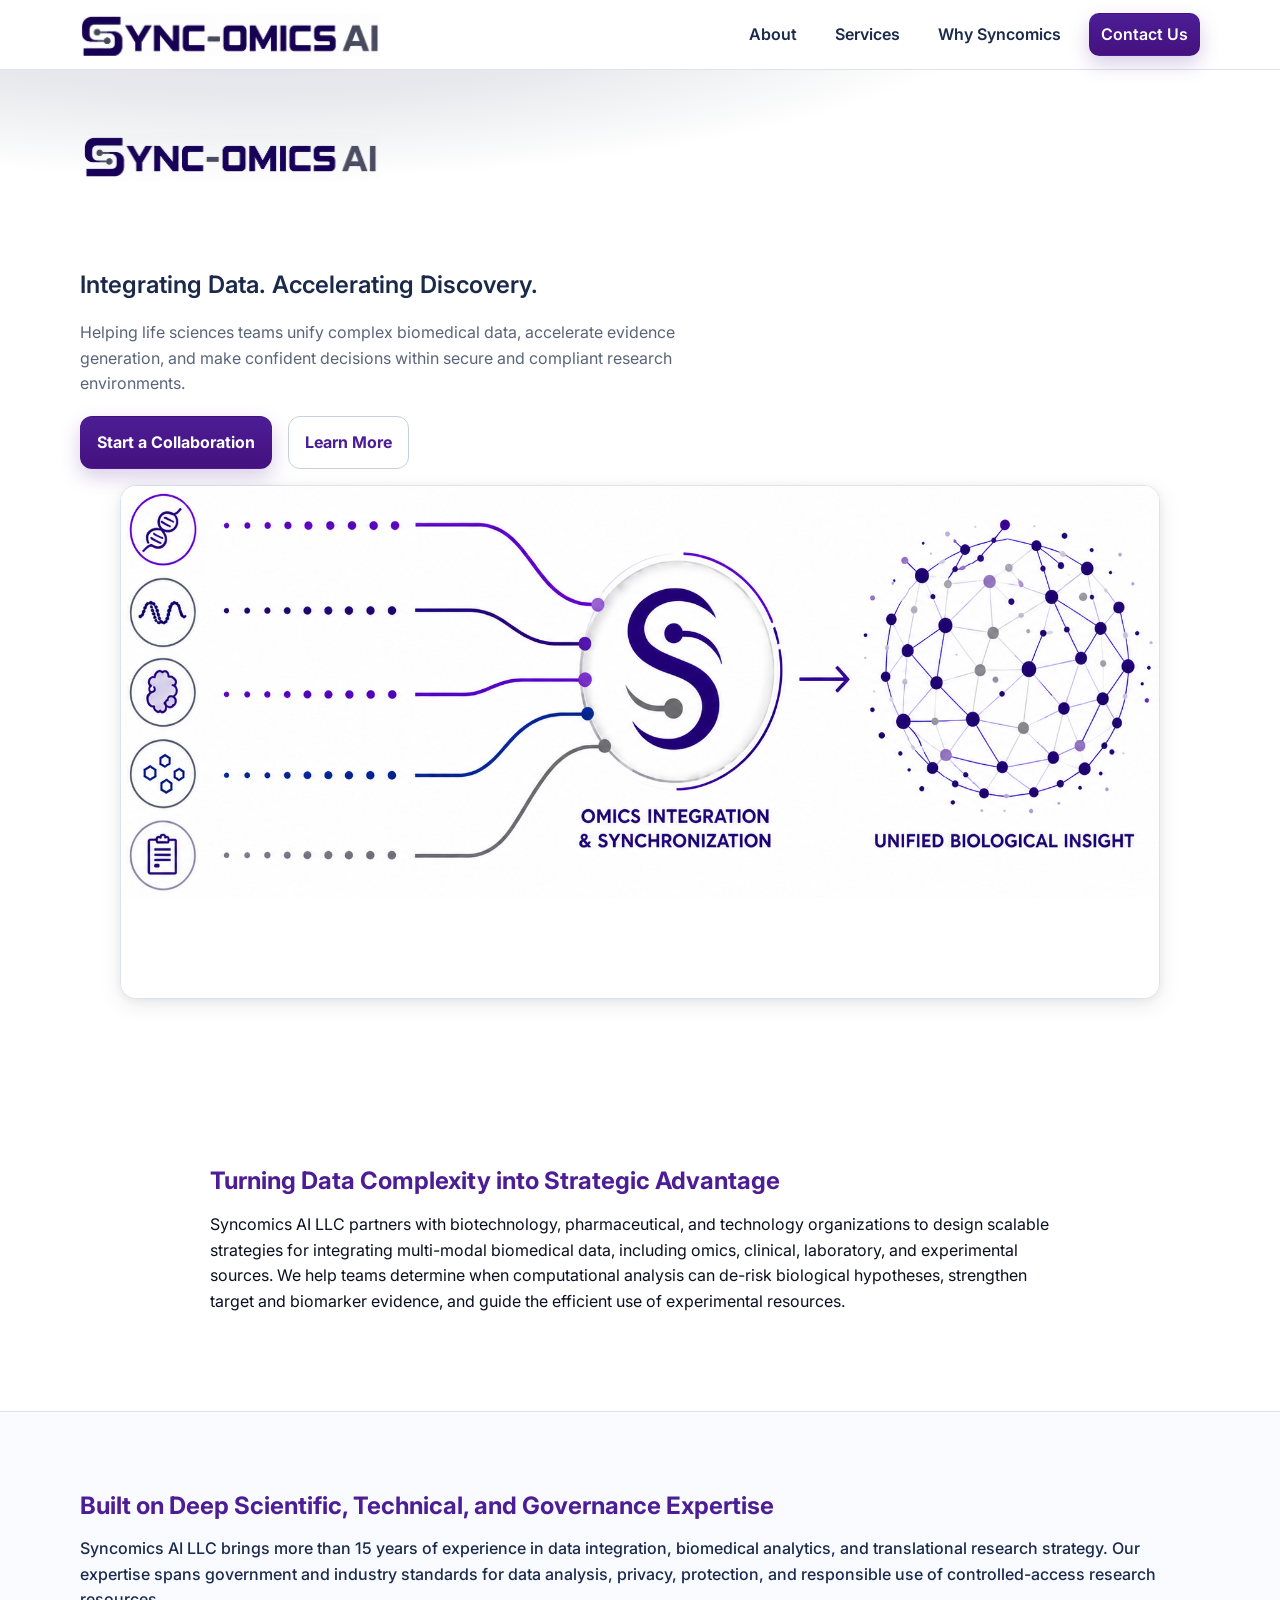
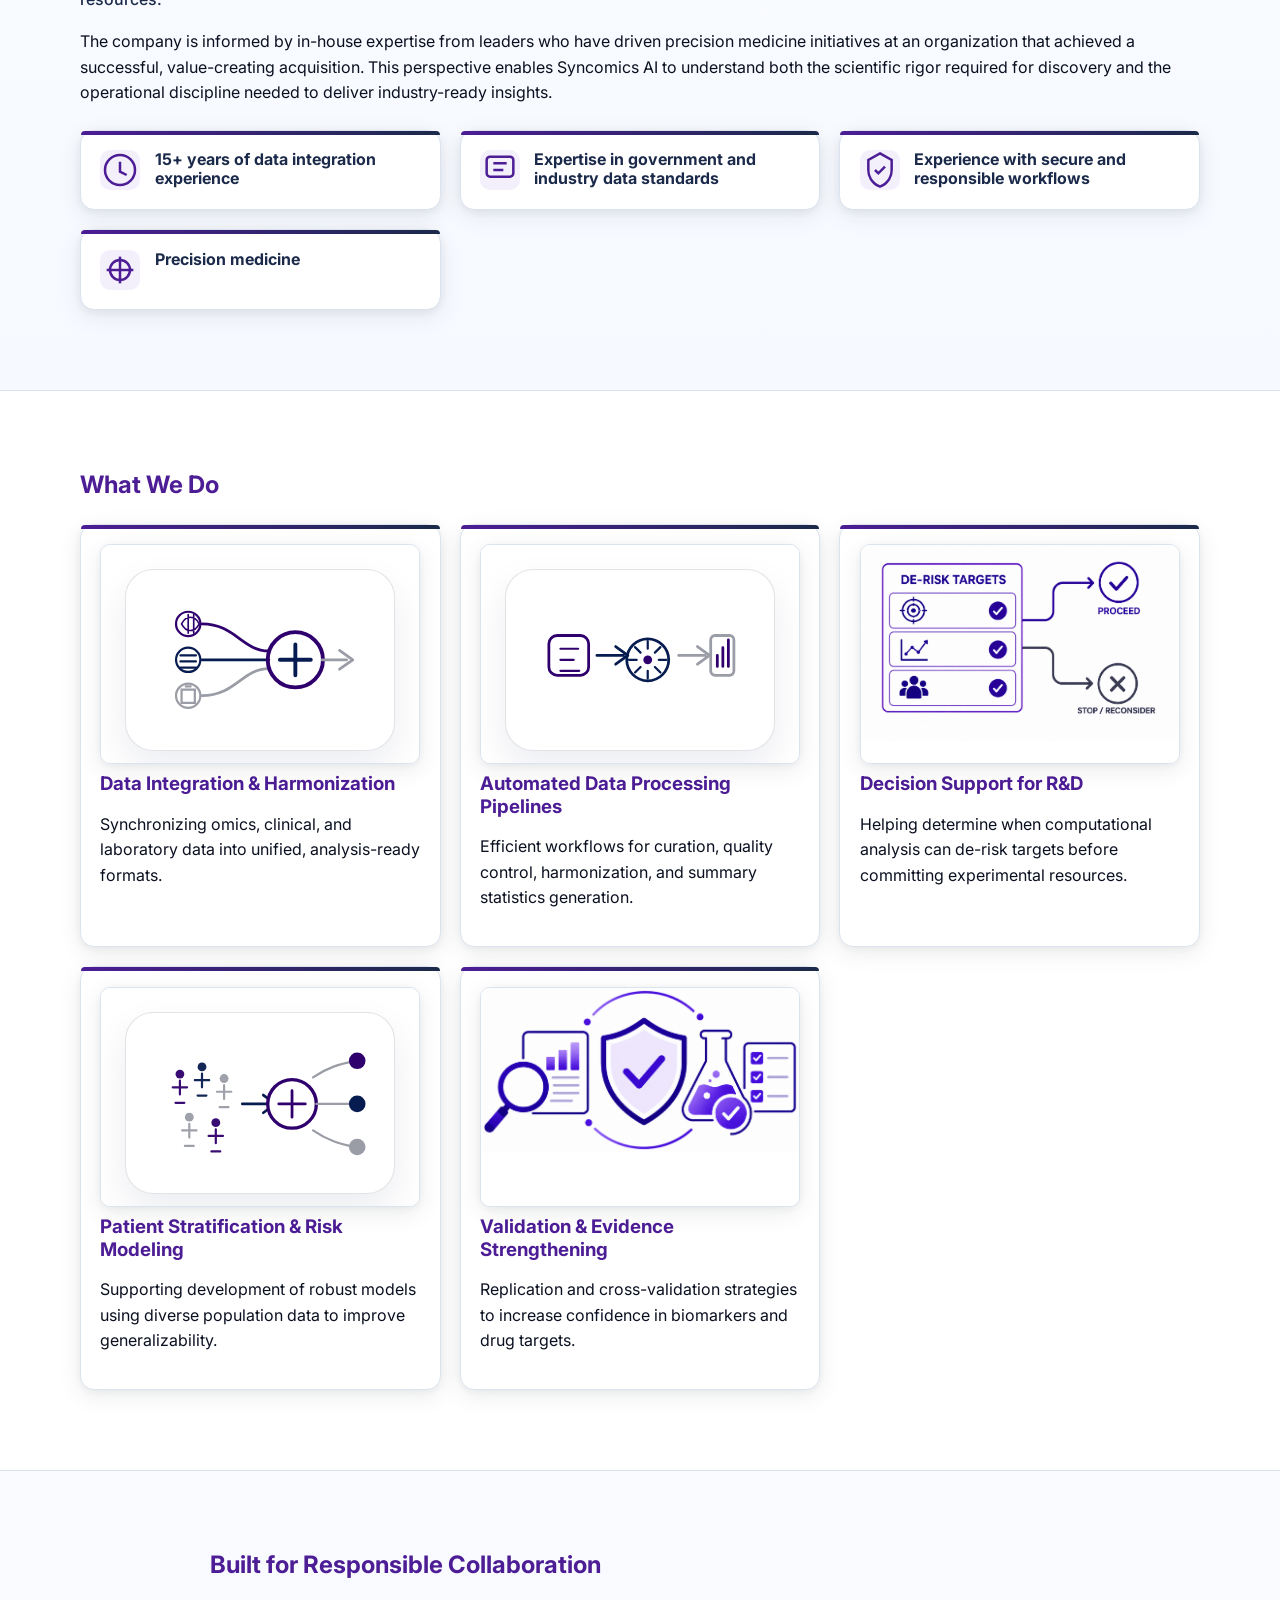
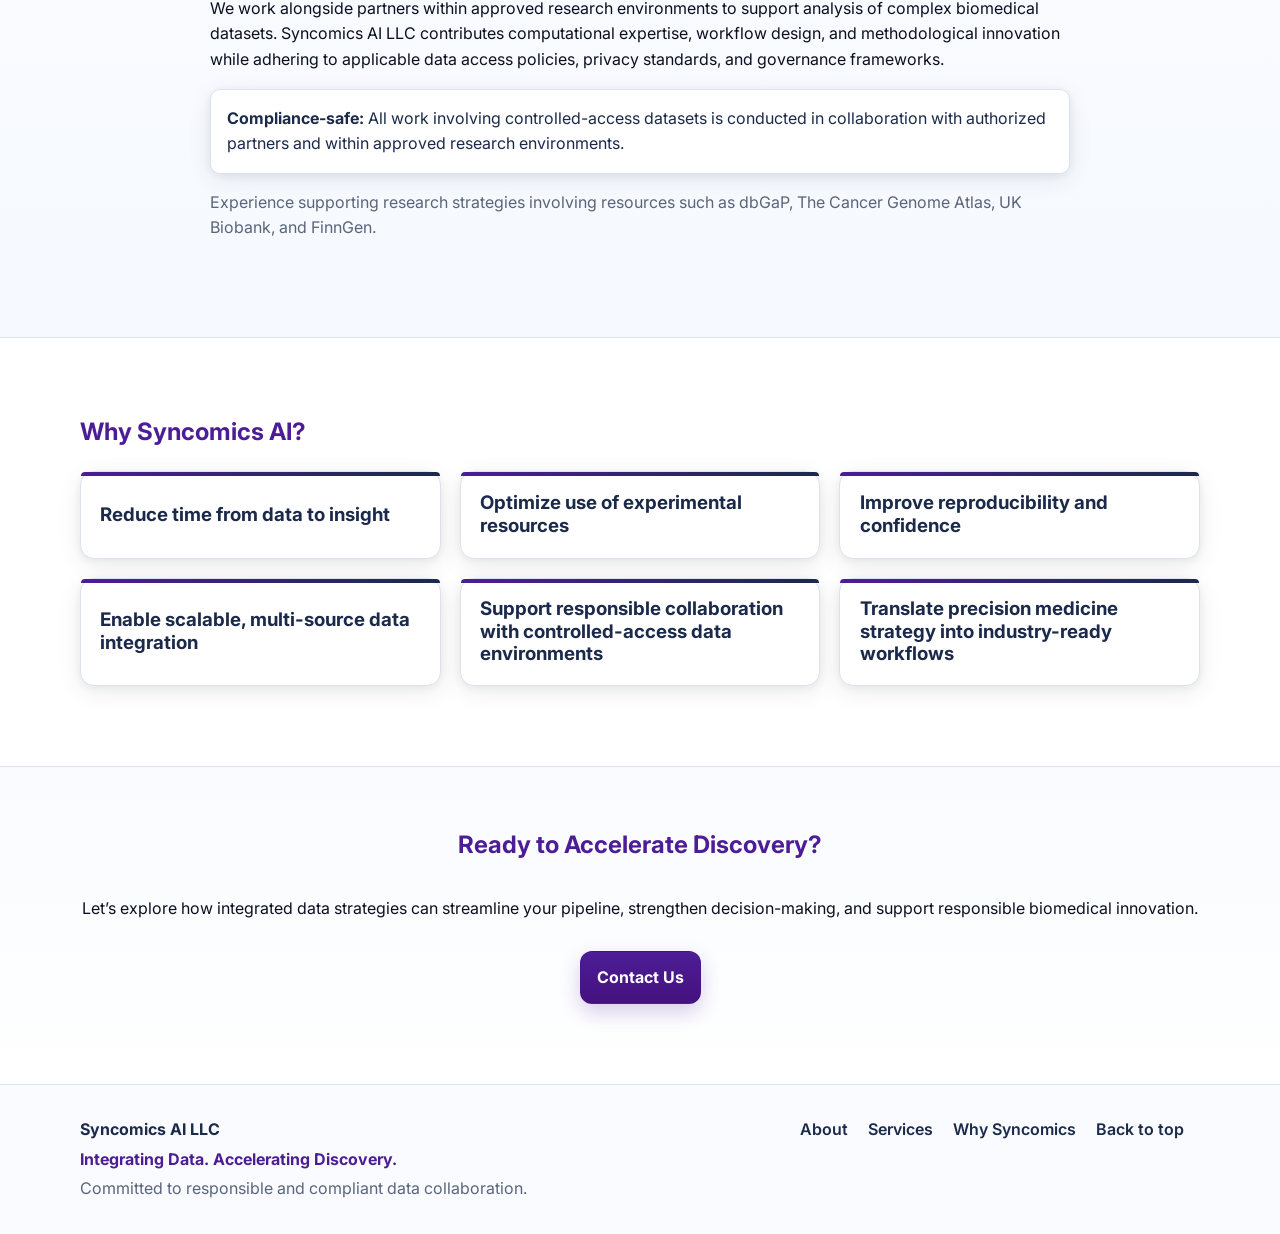
<file: index.html>
<!doctype html>
<html lang="en">
<head>
  <meta charset="utf-8" />
  <meta name="viewport" content="width=device-width, initial-scale=1" />
  <title>Syncomics AI LLC — Integrating Data. Accelerating Discovery.</title>
  <meta name="description" content="Syncomics AI LLC helps life sciences teams unify complex biomedical data, accelerate evidence generation, and make confident decisions within secure and compliant research environments." />
  <link rel="preconnect" href="https://fonts.googleapis.com">
  <link rel="preconnect" href="https://fonts.gstatic.com" crossorigin>
  <link href="https://fonts.googleapis.com/css2?family=Inter:wght@300;400;500;600;700&display=swap" rel="stylesheet">
  <link rel="stylesheet" href="styles.css" />
  <link rel="icon" href="assets/brand-logo.png" type="image/png" />
  <link rel="icon" href="assets/logo.svg" type="image/svg+xml" />
</head>
<body>
  <header class="site-header" aria-label="Site header">
    <div class="container header-inner">
      <a class="brand" href="#hero" aria-label="Syncomics AI LLC home">
        <span class="brand-embed">
          <object class="logo-embed header" type="text/html" data="assets/syncomics_logo_cropped_embed.html" aria-label="Company logo"></object>
        </span>
      </a>
      <nav class="site-nav" aria-label="Primary">
        <a href="#about">About</a>
        <a href="#services">Services</a>
        <a href="#why">Why Syncomics</a>
        <a class="btn btn-primary btn-sm" href="mailto:candace.middlebrooks@syncomics.com" aria-label="Contact Syncomics AI via email">Contact Us</a>
      </nav>
    </div>
  </header>

  <main id="main-content">
    <!-- Hero -->
    <section id="hero" class="section hero" aria-labelledby="hero-heading">
      <div class="container hero-inner">
        <div class="hero-copy">
          <h1 id="hero-heading" class="display logo-heading">
            <object class="logo-embed hero" type="text/html" data="assets/syncomics_logo_no_whitespace_embed.html" aria-label="Company logo"></object>
          </h1>
          <p class="tagline">Integrating Data. Accelerating Discovery.</p>
          <p class="subheading">Helping life sciences teams unify complex biomedical data, accelerate evidence generation, and make confident decisions within secure and compliant research environments.</p>
          <div class="cta-group">
            <a class="btn btn-primary" href="mailto:candace.middlebrooks@syncomics.com" aria-label="Start a collaboration via email">Start a Collaboration</a>
            <a class="btn btn-ghost" href="#about">Learn More</a>
          </div>
          <figure class="media-frame hero-figure" aria-label="omics integration and unified insight">
            <object class="integration-object" type="text/html" data="assets/syncomics_omics_integration_no_whitespace_embed.html" aria-label="Omics integration visual"></object>
          </figure>
        </div>
      </div>
      <div class="hero-glow" aria-hidden="true"></div>
    </section>

    <!-- About / Value -->
    <section id="about" class="section section-padded" aria-labelledby="about-heading">
      <div class="container narrow">
        <h2 id="about-heading">Turning Data Complexity into Strategic Advantage</h2>
        <p>
          Syncomics AI LLC partners with biotechnology, pharmaceutical, and technology organizations to design scalable strategies for integrating multi-modal biomedical data, including omics, clinical, laboratory, and experimental sources. We help teams determine when computational analysis can de-risk biological hypotheses, strengthen target and biomarker evidence, and guide the efficient use of experimental resources.
        </p>
      </div>
    </section>


    <!-- Expertise -->
    <section id="expertise" class="section section-muted" aria-labelledby="expertise-heading">
      <div class="container">
        <h2 id="expertise-heading">Built on Deep Scientific, Technical, and Governance Expertise</h2>
        <p class="lead">
          Syncomics AI LLC brings more than 15 years of experience in data integration, biomedical analytics, and translational research strategy. Our expertise spans government and industry standards for data analysis, privacy, protection, and responsible use of controlled-access research resources.
        </p>
        <p>
          The company is informed by in-house expertise from leaders who have driven precision medicine initiatives at an organization that achieved a successful, value-creating acquisition. This perspective enables Syncomics AI to understand both the scientific rigor required for discovery and the operational discipline needed to deliver industry-ready insights.
        </p>
        <div class="card-grid features">
          <article class="card feature">
            <div class="icon" aria-hidden="true"><!-- clock/network icon -->
              <svg viewBox="0 0 24 24" fill="none" stroke="currentColor" stroke-width="1.5" aria-hidden="true"><circle cx="12" cy="12" r="9"/><path d="M12 7v6l4 2"/></svg>
            </div>
            <h3>15+ years of data integration experience</h3>
          </article>
          <article class="card feature">
            <div class="icon" aria-hidden="true">
              <svg viewBox="0 0 24 24" fill="none" stroke="currentColor" stroke-width="1.5" aria-hidden="true"><rect x="4" y="4" width="16" height="12" rx="2"/><path d="M8 8h8M8 12h6"/></svg>
            </div>
            <h3>Expertise in government and industry data standards</h3>
          </article>
          <article class="card feature">
            <div class="icon" aria-hidden="true">
              <svg viewBox="0 0 24 24" fill="none" stroke="currentColor" stroke-width="1.5" aria-hidden="true"><path d="M12 2l7 4v6c0 5-3.5 9-7 10-3.5-1-7-5-7-10V6l7-4z"/><path d="M9 12l2 2 4-4"/></svg>
            </div>
            <h3>Experience with secure and responsible workflows</h3>
          </article>
          <article class="card feature">
            <div class="icon" aria-hidden="true">
              <svg viewBox="0 0 24 24" fill="none" stroke="currentColor" stroke-width="1.5" aria-hidden="true"><path d="M4 12h16"/><path d="M12 4v16"/><circle cx="12" cy="12" r="6"/></svg>
            </div>
            <h3>Precision medicine</h3>
          </article>
        </div>
      </div>
    </section>

    <!-- Services -->
    <section id="services" class="section section-padded" aria-labelledby="services-heading">
      <div class="container">
        <h2 id="services-heading">What We Do</h2>
        <div class="card-grid services">
          <article class="card service">
            <object class="service-embed" type="text/html" data="assets/01_data_integration_harmonization.html" aria-label="Network nodes combining into unified dataset"></object>
            <h3>Data Integration &amp; Harmonization</h3>
            <p>Synchronizing omics, clinical, and laboratory data into unified, analysis-ready formats.</p>
          </article>
          <article class="card service">
            <object class="service-embed" type="text/html" data="assets/02_automated_processing_pipelines.html" aria-label="Automated pipeline blocks connected by flows"></object>
            <h3>Automated Data Processing Pipelines</h3>
            <p>Efficient workflows for curation, quality control, harmonization, and summary statistics generation.</p>
          </article>
          <article class="card service">
            <object class="service-embed" type="text/html" data="assets/syncomics_derisk_targets_embed.html" aria-label="Decision tree linking analyses to outcomes"></object>
            <h3>Decision Support for R&amp;D</h3>
            <p>Helping determine when computational analysis can de-risk targets before committing experimental resources.</p>
          </article>
          <article class="card service">
            <object class="service-embed" type="text/html" data="assets/04_patient_stratification_risk_modeling.html" aria-label="Cohorts segmented into clusters"></object>
            <h3>Patient Stratification &amp; Risk Modeling</h3>
            <p>Supporting development of robust models using diverse population data to improve generalizability.</p>
          </article>
          <article class="card service">
            <object class="service-embed" type="text/html" data="assets/syncomics_validation_evidence_embed.html" aria-label="Validation checkmark over chart"></object>
            <h3>Validation &amp; Evidence Strengthening</h3>
            <p>Replication and cross-validation strategies to increase confidence in biomarkers and drug targets.</p>
          </article>
        </div>
      </div>
    </section>

    <!-- Responsible Collaboration -->
    <section id="collaboration" class="section section-muted" aria-labelledby="collab-heading">
      <div class="container narrow">
        <h2 id="collab-heading">Built for Responsible Collaboration</h2>
        <p>
          We work alongside partners within approved research environments to support analysis of complex biomedical datasets. Syncomics AI LLC contributes computational expertise, workflow design, and methodological innovation while adhering to applicable data access policies, privacy standards, and governance frameworks.
        </p>
        <aside class="note" role="note" aria-label="Compliance note">
          <strong>Compliance-safe:</strong> All work involving controlled-access datasets is conducted in collaboration with authorized partners and within approved research environments.
        </aside>
        <p class="muted">Experience supporting research strategies involving resources such as dbGaP, The Cancer Genome Atlas, UK Biobank, and FinnGen.</p>
      </div>
    </section>

    <!-- Why Syncomics -->
    <section id="why" class="section section-padded" aria-labelledby="why-heading">
      <div class="container">
        <h2 id="why-heading">Why Syncomics AI?</h2>
        <div class="card-grid why">
          <article class="card point"><h3>Reduce time from data to insight</h3></article>
          <article class="card point"><h3>Optimize use of experimental resources</h3></article>
          <article class="card point"><h3>Improve reproducibility and confidence</h3></article>
          <article class="card point"><h3>Enable scalable, multi-source data integration</h3></article>
          <article class="card point"><h3>Support responsible collaboration with controlled-access data environments</h3></article>
          <article class="card point"><h3>Translate precision medicine strategy into industry-ready workflows</h3></article>
        </div>
      </div>
    </section>

    <!-- Final CTA -->
    <section id="cta" class="section cta" aria-labelledby="cta-heading">
      <div class="container cta-inner">
        <h2 id="cta-heading">Ready to Accelerate Discovery?</h2>
        <p>Let’s explore how integrated data strategies can streamline your pipeline, strengthen decision-making, and support responsible biomedical innovation.</p>
        <a class="btn btn-primary" href="mailto:candace.middlebrooks@syncomics.com" aria-label="Contact Syncomics AI via email">Contact Us</a>
      </div>
    </section>
  </main>

  <footer class="site-footer" aria-label="Footer">
    <div class="container footer-inner">
      <div class="footer-brand">
        <strong>Syncomics AI LLC</strong>
        <span class="footline">Integrating Data. Accelerating Discovery.</span>
        <span class="footnote">Committed to responsible and compliant data collaboration.</span>
      </div>
      <div class="footer-nav">
        <a href="#about">About</a>
        <a href="#services">Services</a>
        <a href="#why">Why Syncomics</a>
        <a href="#hero">Back to top</a>
      </div>
    </div>
  </footer>

  <script>
    // Enhance reduced-motion preference by disabling smooth scroll if requested
    (function(){
      const prefersReduced = window.matchMedia('(prefers-reduced-motion: reduce)');
      if (prefersReduced.matches) {
        document.documentElement.style.scrollBehavior = 'auto';
      }
    })();

    // Using only embedded logo iframes; no fallbacks to toggle
    // Detect when the omics integration object loads and hide the image fallback
    (function(){
      const obj = document.querySelector('.integration-object');
      if(!obj) return;
      try{ obj.addEventListener('load', function(){
        try{
          const doc = obj.contentDocument || obj.contentWindow?.document;
          const h = doc?.body?.scrollHeight || 0;
          if(h > 40){ document.documentElement.classList.add('integration-object-loaded'); }
        }catch(e){}
      }, { once:true }); }catch(e){}
    })();
  </script>
</body>
</html>
</file>
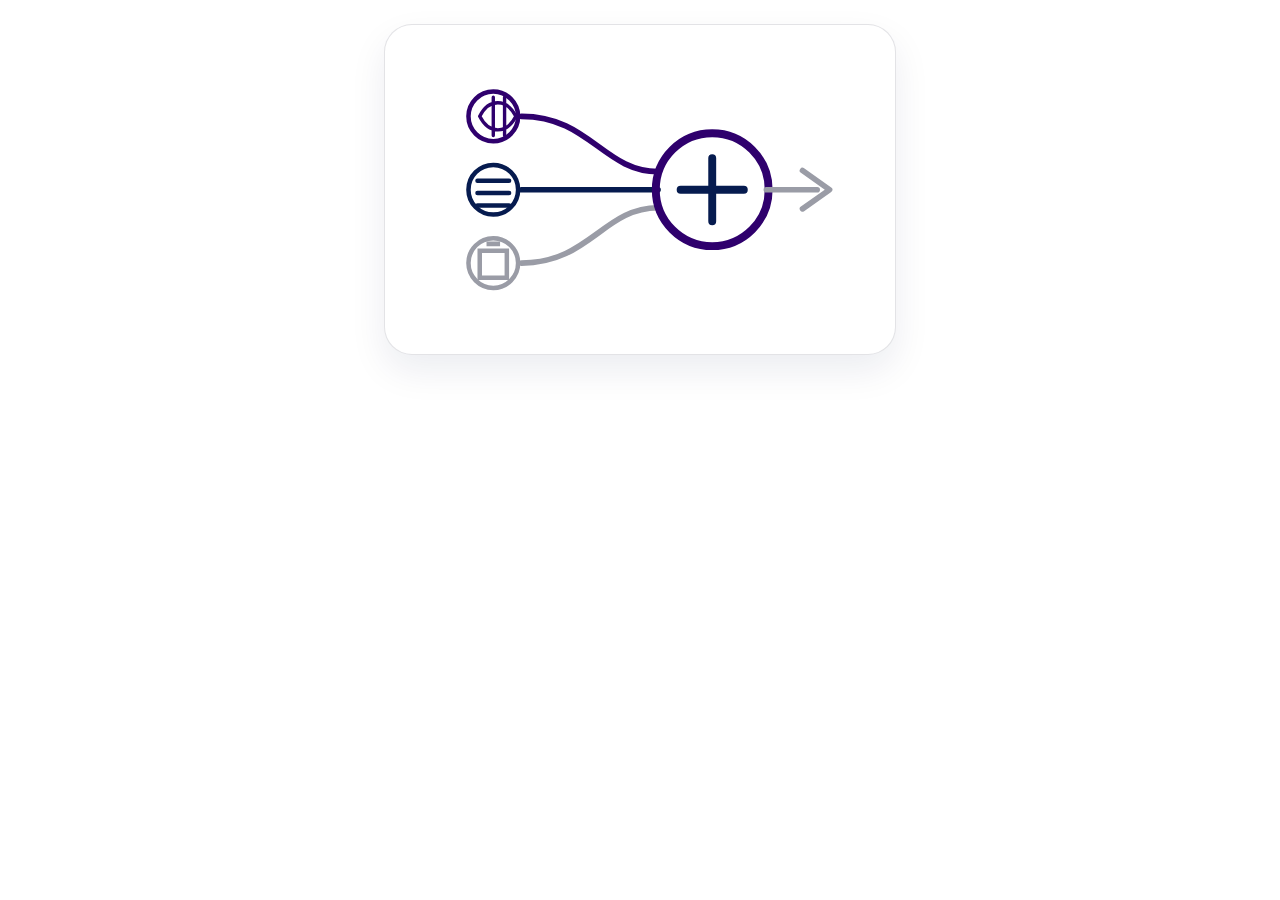
<file: assets/01_data_integration_harmonization.html>
<!DOCTYPE html>
<html lang="en">
<head>
<meta charset="UTF-8"/>
<meta name="viewport" content="width=device-width, initial-scale=1.0"/>
<title>01 Data Integration Harmonization</title>
<style>
:root{--purple:#2F006D;--navy:#061B4F;--silver:#9A9CA6;--pale:#F5F2FA;--white:#fff}
*{box-sizing:border-box}
html,body{margin:0;background:#fff}
.visual-wrap{width:100%;max-width:560px;margin:0 auto;padding:24px;background:#fff}
.visual-card{background:#fff;border:1px solid rgba(154,156,166,.28);border-radius:28px;box-shadow:0 16px 36px rgba(6,27,79,.08);padding:18px}
svg{display:block;width:100%;height:auto}
</style>
</head>
<body>
  <section class="visual-wrap" aria-label="01 Data Integration Harmonization">
    <div class="visual-card">
      
<svg viewBox="0 0 420 260" aria-label="Data integration and harmonization visual">
  <rect width="420" height="260" rx="28" fill="#fff"/>
  <circle cx="80" cy="65" r="22" fill="none" stroke="#2F006D" stroke-width="4"/>
  <circle cx="80" cy="130" r="22" fill="none" stroke="#061B4F" stroke-width="4"/>
  <circle cx="80" cy="195" r="22" fill="none" stroke="#9A9CA6" stroke-width="4"/>
  <path d="M68 65c8-16 24-16 32 0M68 65c8 16 24 16 32 0M80 48v34M90 48v34" fill="none" stroke="#2F006D" stroke-width="3" stroke-linecap="round"/>
  <path d="M66 122h28M66 133h28M66 144h28" stroke="#061B4F" stroke-width="4" stroke-linecap="round"/>
  <path d="M68 184h24v24H68zM74 178h12" fill="none" stroke="#9A9CA6" stroke-width="4"/>
  <path d="M105 65C165 65 178 114 226 114" fill="none" stroke-linecap="round" stroke-width="5" stroke="#2F006D"/>
  <path d="M105 130H226" stroke="#061B4F" stroke-width="5" stroke-linecap="round"/>
  <path d="M105 195C165 195 178 146 226 146" stroke="#9A9CA6" stroke-width="5" fill="none" stroke-linecap="round"/>
  <circle cx="274" cy="130" r="50" fill="none" stroke="#2F006D" stroke-width="7"/>
  <path d="M246 130h56M274 102v56" stroke="#061B4F" stroke-width="7" stroke-linecap="round"/>
  <path d="M322 130h45M354 113l24 17-24 17" fill="none" stroke="#9A9CA6" stroke-width="5" stroke-linecap="round" stroke-linejoin="round"/>
</svg>

    </div>
  </section>
</body>
</html>
</file>
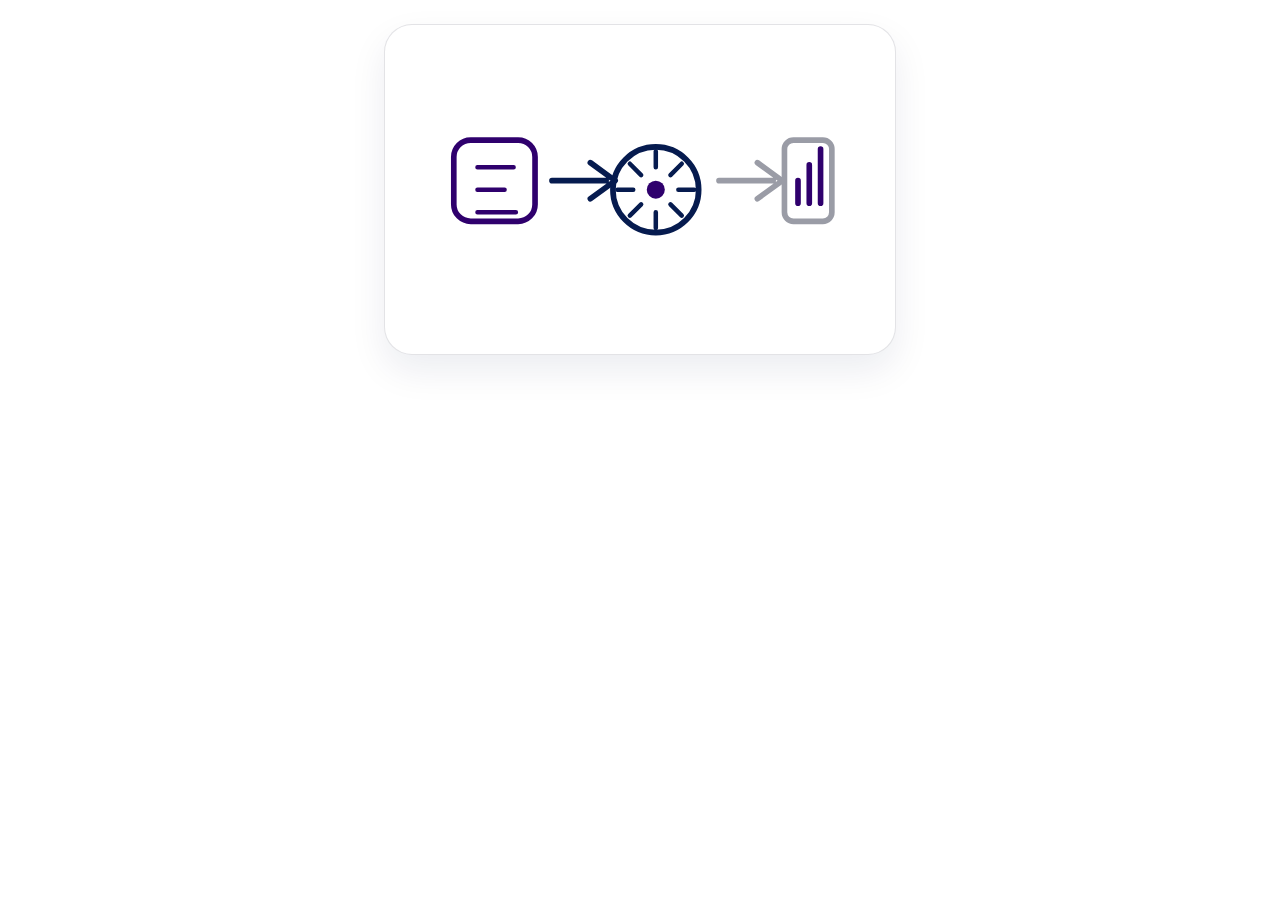
<file: assets/02_automated_processing_pipelines.html>
<!DOCTYPE html>
<html lang="en">
<head>
<meta charset="UTF-8"/>
<meta name="viewport" content="width=device-width, initial-scale=1.0"/>
<title>02 Automated Processing Pipelines</title>
<style>
:root{--purple:#2F006D;--navy:#061B4F;--silver:#9A9CA6;--pale:#F5F2FA;--white:#fff}
*{box-sizing:border-box}
html,body{margin:0;background:#fff}
.visual-wrap{width:100%;max-width:560px;margin:0 auto;padding:24px;background:#fff}
.visual-card{background:#fff;border:1px solid rgba(154,156,166,.28);border-radius:28px;box-shadow:0 16px 36px rgba(6,27,79,.08);padding:18px}
svg{display:block;width:100%;height:auto}
</style>
</head>
<body>
  <section class="visual-wrap" aria-label="02 Automated Processing Pipelines">
    <div class="visual-card">
      
<svg viewBox="0 0 420 260" aria-label="Automated data processing pipelines visual">
  <rect width="420" height="260" rx="28" fill="#fff"/>
  <rect x="45" y="86" width="72" height="72" rx="15" fill="none" stroke="#2F006D" stroke-width="5"/>
  <path d="M66 110h32M66 130h24M66 150h34" stroke="#2F006D" stroke-width="4" stroke-linecap="round"/>
  <path d="M132 122h48M166 106l22 16-22 16" fill="none" stroke="#061B4F" stroke-width="5" stroke-linecap="round" stroke-linejoin="round"/>
  <circle cx="224" cy="130" r="38" fill="none" stroke="#061B4F" stroke-width="5"/>
  <path d="M224 96v14M224 150v14M190 130h14M244 130h14M201 107l10 10M237 143l10 10M247 107l-10 10M211 143l-10 10" stroke="#061B4F" stroke-width="4" stroke-linecap="round"/>
  <circle cx="224" cy="130" r="8" fill="#2F006D"/>
  <path d="M280 122h48M314 106l22 16-22 16" fill="none" stroke="#9A9CA6" stroke-width="5" stroke-linecap="round" stroke-linejoin="round"/>
  <rect x="338" y="86" width="42" height="72" rx="8" fill="none" stroke="#9A9CA6" stroke-width="5"/>
  <path d="M350 142v-20M360 142v-34M370 142v-48" stroke="#2F006D" stroke-width="5" stroke-linecap="round"/>
</svg>

    </div>
  </section>
</body>
</html>
</file>
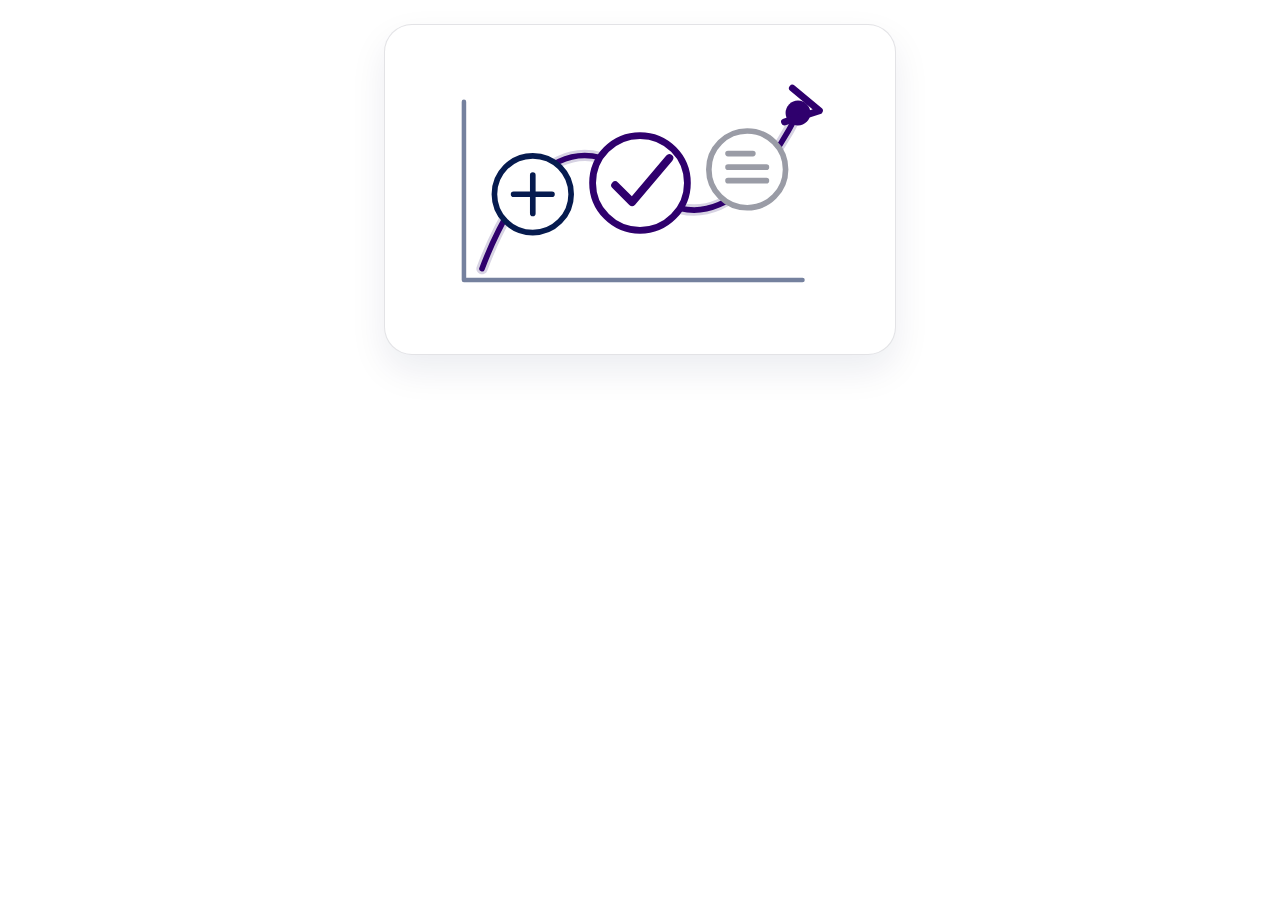
<file: assets/03_decision_support_rd.html>
<!DOCTYPE html>
<html lang="en">
<head>
<meta charset="UTF-8"/>
<meta name="viewport" content="width=device-width, initial-scale=1.0"/>
<title>03 Decision Support Rd</title>
<style>
:root{--purple:#2F006D;--navy:#061B4F;--silver:#9A9CA6;--pale:#F5F2FA;--white:#fff}
*{box-sizing:border-box}
html,body{margin:0;background:#fff}
.visual-wrap{width:100%;max-width:560px;margin:0 auto;padding:24px;background:#fff}
.visual-card{background:#fff;border:1px solid rgba(154,156,166,.28);border-radius:28px;box-shadow:0 16px 36px rgba(6,27,79,.08);padding:18px}
svg{display:block;width:100%;height:auto}
</style>
</head>
<body>
  <section class="visual-wrap" aria-label="03 Decision Support Rd">
    <div class="visual-card">
      
<svg viewBox="0 0 420 260" aria-label="Decision support for R and D visual">
  <rect width="420" height="260" rx="28" fill="#fff"/>
  <path d="M70 200C110 94 165 78 210 124C255 170 305 150 350 62" fill="none" stroke="#D7D3E3" stroke-width="10" stroke-linecap="round"/>
  <path d="M70 200C110 94 165 78 210 124C255 170 305 150 350 62" fill="none" stroke="#2F006D" stroke-width="5" stroke-linecap="round"/>
  <circle cx="115" cy="134" r="34" fill="#fff" stroke="#061B4F" stroke-width="5"/>
  <path d="M98 134h34M115 117v34" stroke="#061B4F" stroke-width="5" stroke-linecap="round"/>
  <circle cx="210" cy="124" r="42" fill="#fff" stroke="#2F006D" stroke-width="6"/>
  <path d="M188 126l15 15 33-39" fill="none" stroke="#2F006D" stroke-width="7" stroke-linecap="round" stroke-linejoin="round"/>
  <circle cx="305" cy="112" r="34" fill="#fff" stroke="#9A9CA6" stroke-width="5"/>
  <path d="M288 122h34M288 110h34M288 98h22" stroke="#9A9CA6" stroke-width="5" stroke-linecap="round"/>
  <circle cx="350" cy="62" r="11" fill="#2F006D"/>
  <path d="M345 40l24 20-31 10" fill="none" stroke="#2F006D" stroke-width="6" stroke-linecap="round" stroke-linejoin="round"/>
  <path d="M54 210h300M54 210V52" stroke="#061B4F" stroke-width="4" stroke-linecap="round" opacity=".55"/>
</svg>

    </div>
  </section>
</body>
</html>
</file>
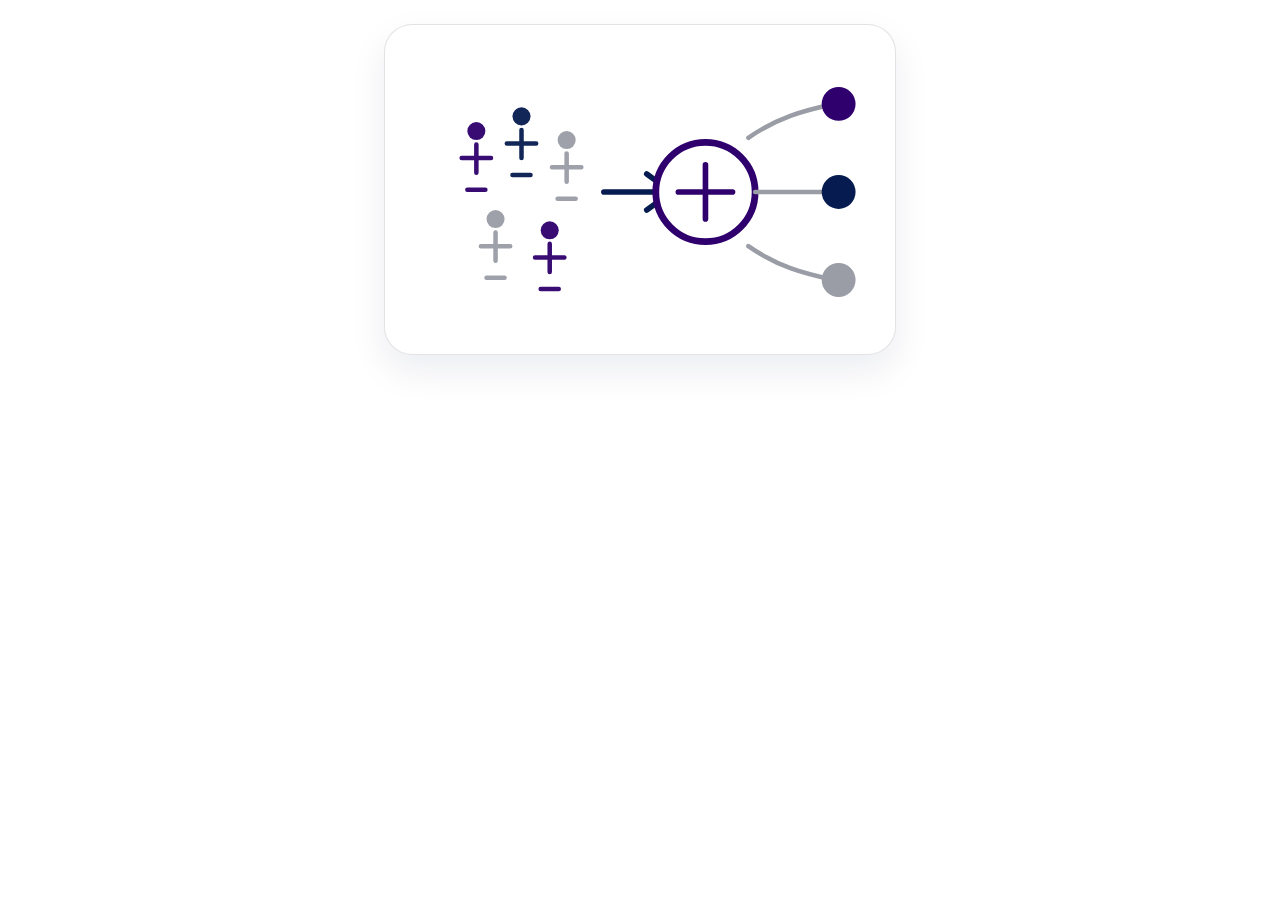
<file: assets/04_patient_stratification_risk_modeling.html>
<!DOCTYPE html>
<html lang="en">
<head>
<meta charset="UTF-8"/>
<meta name="viewport" content="width=device-width, initial-scale=1.0"/>
<title>04 Patient Stratification Risk Modeling</title>
<style>
:root{--purple:#2F006D;--navy:#061B4F;--silver:#9A9CA6;--pale:#F5F2FA;--white:#fff}
*{box-sizing:border-box}
html,body{margin:0;background:#fff}
.visual-wrap{width:100%;max-width:560px;margin:0 auto;padding:24px;background:#fff}
.visual-card{background:#fff;border:1px solid rgba(154,156,166,.28);border-radius:28px;box-shadow:0 16px 36px rgba(6,27,79,.08);padding:18px}
svg{display:block;width:100%;height:auto}
</style>
</head>
<body>
  <section class="visual-wrap" aria-label="04 Patient Stratification Risk Modeling">
    <div class="visual-card">
      
<svg viewBox="0 0 420 260" aria-label="Patient stratification and risk modeling visual">
  <rect width="420" height="260" rx="28" fill="#fff"/>
  <g opacity=".95">
    <circle cx="65" cy="78" r="8" fill="#2F006D"/><path d="M65 90v25M52 102h26M57 130h16" stroke="#2F006D" stroke-width="4" stroke-linecap="round"/>
    <circle cx="105" cy="65" r="8" fill="#061B4F"/><path d="M105 77v25M92 89h26M97 117h16" stroke="#061B4F" stroke-width="4" stroke-linecap="round"/>
    <circle cx="145" cy="86" r="8" fill="#9A9CA6"/><path d="M145 98v25M132 110h26M137 138h16" stroke="#9A9CA6" stroke-width="4" stroke-linecap="round"/>
    <circle cx="82" cy="156" r="8" fill="#9A9CA6"/><path d="M82 168v25M69 180h26M74 208h16" stroke="#9A9CA6" stroke-width="4" stroke-linecap="round"/>
    <circle cx="130" cy="166" r="8" fill="#2F006D"/><path d="M130 178v25M117 190h26M122 218h16" stroke="#2F006D" stroke-width="4" stroke-linecap="round"/>
  </g>
  <path d="M178 132h50" stroke="#061B4F" stroke-width="5" stroke-linecap="round"/>
  <path d="M216 116l22 16-22 16" fill="none" stroke="#061B4F" stroke-width="5" stroke-linecap="round" stroke-linejoin="round"/>
  <circle cx="268" cy="132" r="44" fill="#fff" stroke="#2F006D" stroke-width="6"/>
  <path d="M244 132h48M268 108v48" stroke="#2F006D" stroke-width="5" stroke-linecap="round"/>
  <path d="M306 84C332 66 354 60 382 54M312 132h72M306 180C332 198 354 204 382 210" fill="none" stroke="#9A9CA6" stroke-width="4" stroke-linecap="round"/>
  <circle cx="386" cy="54" r="15" fill="#2F006D"/>
  <circle cx="386" cy="132" r="15" fill="#061B4F"/>
  <circle cx="386" cy="210" r="15" fill="#9A9CA6"/>
</svg>

    </div>
  </section>
</body>
</html>
</file>
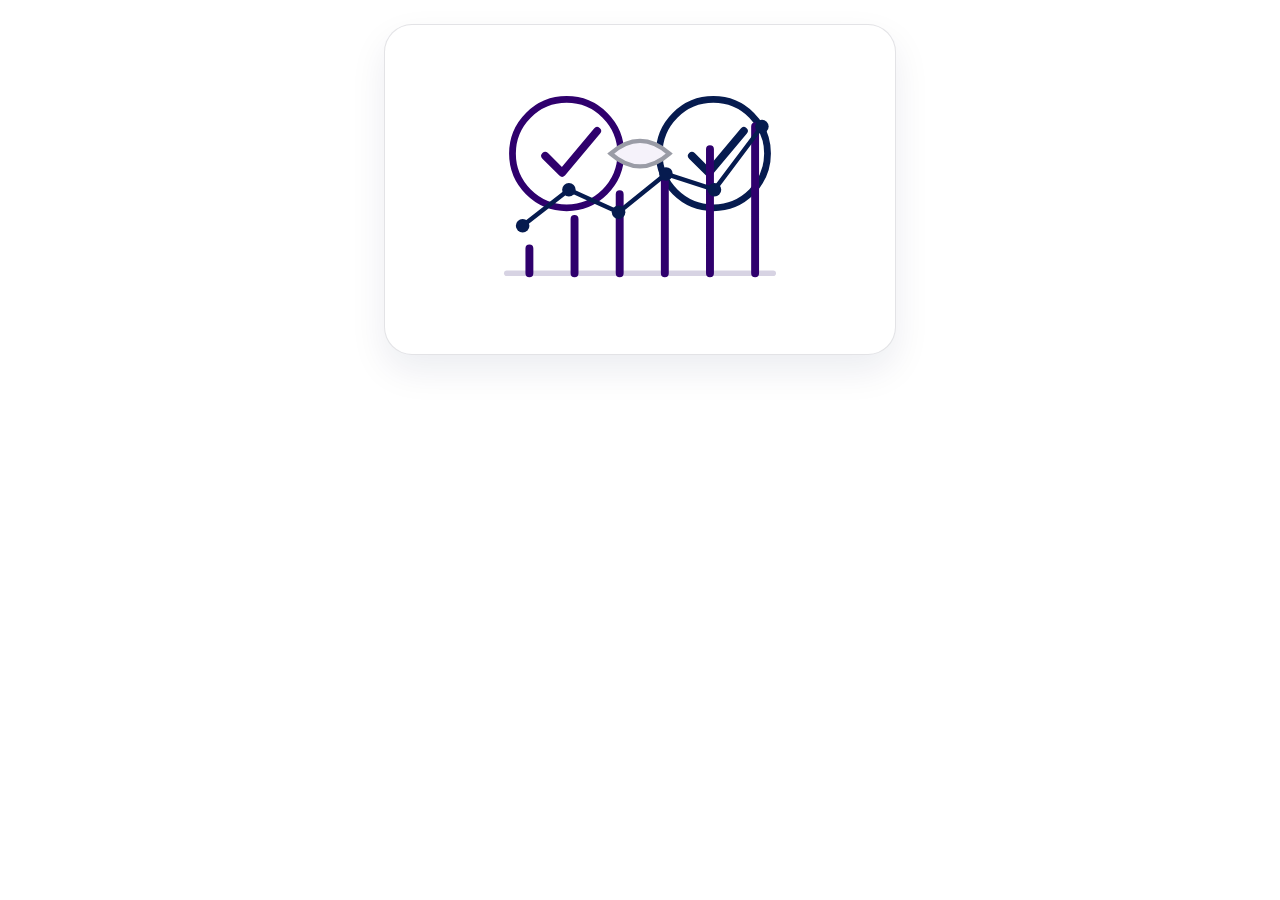
<file: assets/05_validation_evidence_strengthening.html>
<!DOCTYPE html>
<html lang="en">
<head>
<meta charset="UTF-8"/>
<meta name="viewport" content="width=device-width, initial-scale=1.0"/>
<title>05 Validation Evidence Strengthening</title>
<style>
:root{--purple:#2F006D;--navy:#061B4F;--silver:#9A9CA6;--pale:#F5F2FA;--white:#fff}
*{box-sizing:border-box}
html,body{margin:0;background:#fff}
.visual-wrap{width:100%;max-width:560px;margin:0 auto;padding:24px;background:#fff}
.visual-card{background:#fff;border:1px solid rgba(154,156,166,.28);border-radius:28px;box-shadow:0 16px 36px rgba(6,27,79,.08);padding:18px}
svg{display:block;width:100%;height:auto}
</style>
</head>
<body>
  <section class="visual-wrap" aria-label="05 Validation Evidence Strengthening">
    <div class="visual-card">
      
<svg viewBox="0 0 420 260" aria-label="Validation and evidence strengthening visual">
  <rect width="420" height="260" rx="28" fill="#fff"/>
  <circle cx="145" cy="98" r="48" fill="#fff" stroke="#2F006D" stroke-width="6"/>
  <circle cx="275" cy="98" r="48" fill="#fff" stroke="#061B4F" stroke-width="6"/>
  <path d="M184 98c17-15 35-15 52 0c-17 15-35 15-52 0z" fill="#F5F2FA" stroke="#9A9CA6" stroke-width="4"/>
  <path d="M126 100l15 15 31-37" fill="none" stroke="#2F006D" stroke-width="7" stroke-linecap="round" stroke-linejoin="round"/>
  <path d="M256 100l15 15 31-37" fill="none" stroke="#061B4F" stroke-width="7" stroke-linecap="round" stroke-linejoin="round"/>
  <path d="M92 204h236" stroke="#D7D3E3" stroke-width="5" stroke-linecap="round"/>
  <path d="M112 204v-22M152 204v-48M192 204v-70M232 204v-88M272 204v-110M312 204v-130" stroke="#2F006D" stroke-width="7" stroke-linecap="round"/>
  <path d="M106 162l41-32 44 20 42-34 43 14 42-56" fill="none" stroke="#061B4F" stroke-width="4" stroke-linecap="round" stroke-linejoin="round"/>
  <circle cx="106" cy="162" r="6" fill="#061B4F"/><circle cx="147" cy="130" r="6" fill="#061B4F"/><circle cx="191" cy="150" r="6" fill="#061B4F"/><circle cx="233" cy="116" r="6" fill="#061B4F"/><circle cx="276" cy="130" r="6" fill="#061B4F"/><circle cx="318" cy="74" r="6" fill="#061B4F"/>
</svg>

    </div>
  </section>
</body>
</html>
</file>
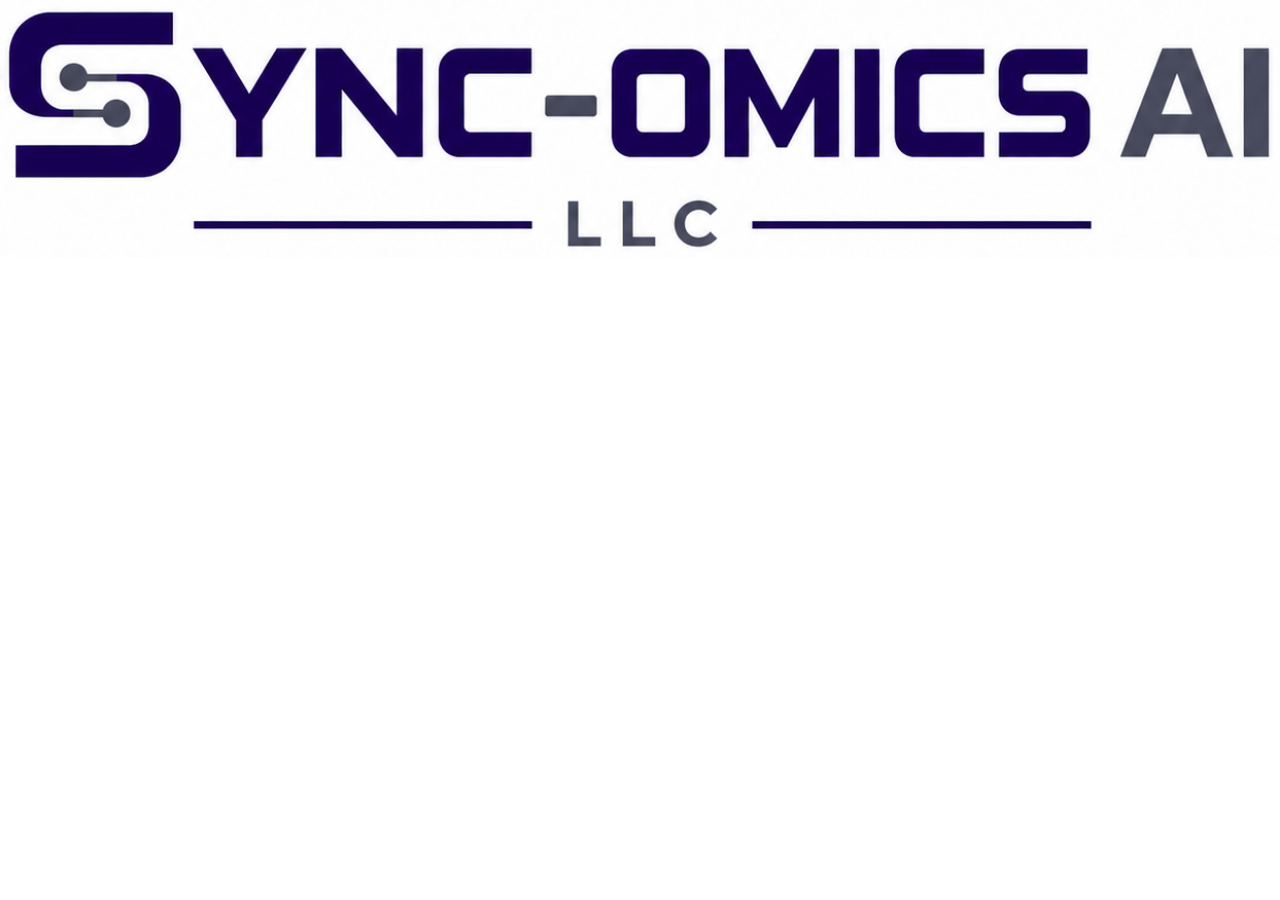
<file: assets/syncomics_logo_cropped_embed.html>
<!DOCTYPE html>
<html lang="en">
<head>
<meta charset="UTF-8"/>
<meta name="viewport" content="width=device-width, initial-scale=1.0"/>
<title>Syncomics Logo</title>
<style>
html,body{margin:0;padding:0;background:#fff;overflow:hidden}
img{display:block;width:100%;height:auto}
</style>
</head>
<body>
<img src="[data-uri]" alt="SYNC-OMICS AI logo"/>
</body>
</html>
</file>
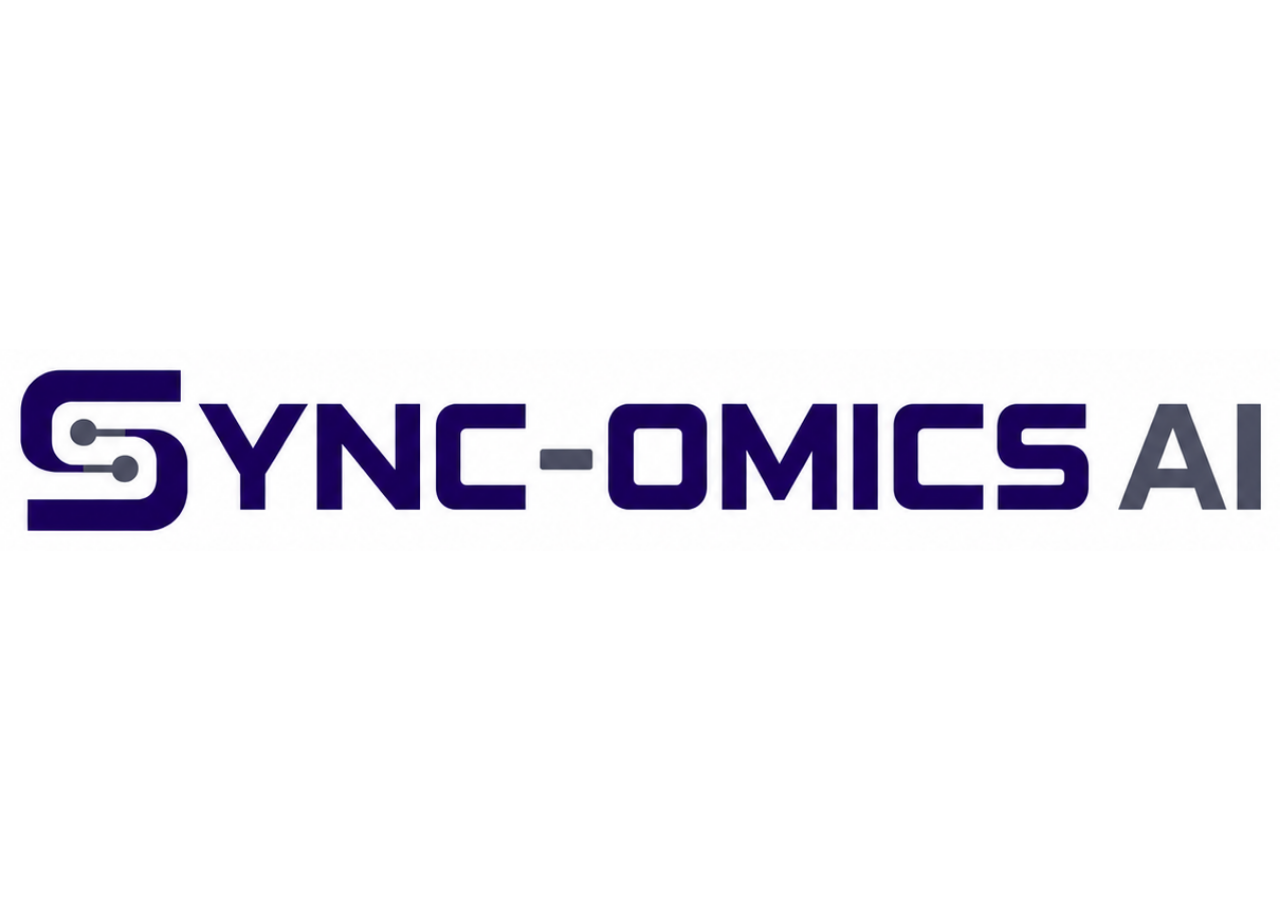
<file: assets/syncomics_logo_no_whitespace_embed.html>
<!DOCTYPE html>
<html lang="en">
<head>
  <meta charset="UTF-8" />
  <meta name="viewport" content="width=device-width, initial-scale=1.0" />
  <title>Syncomics AI Logo</title>
  <style>
    html, body {
      margin: 0;
      padding: 0;
      width: 100%;
      height: 100%;
      overflow: hidden;
      background: #ffffff;
    }

    body {
      display: flex;
      align-items: center;
      justify-content: center;
    }

    img {
      display: block;
      width: 100%;
      height: auto;
      max-height: 100vh;
      object-fit: contain;
      border: 0;
    }
  </style>
</head>
<body>
  <img
    src="[data-uri]"
    alt="SYNC-OMICS AI logo"
  />
</body>
</html>
</file>
<file: styles.css>
/* Syncomics AI LLC — Minimalist biotech + AI aesthetic */
:root{
  --bg: #ffffff;
  --text: #0b1020;
  --muted: #5a657a;
  --purple-900: #3a0f6e; /* deep */
  --purple-800: #45117f;
  --purple-700: #4c1d95; /* main headings */
  --navy-800: #142239;
  --navy-700: #1b2a4a; /* accent */
  --silver-200: #e8edf3;
  --silver-300: #dbe3ee;
  --silver-400: #c7d0dc; /* borders */
  --card-bg: #ffffff;
  --shadow: 0 6px 24px rgba(17, 23, 39, 0.08), 0 2px 8px rgba(17, 23, 39, 0.06);
  --radius: 14px;
}

*{ box-sizing: border-box; }

html{ scroll-behavior: smooth; }

body{
  margin: 0;
  font-family: 'Inter', system-ui, -apple-system, Segoe UI, Roboto, Helvetica, Arial, 'Apple Color Emoji','Segoe UI Emoji';
  background: var(--bg);
  color: var(--text);
  line-height: 1.6;
  -webkit-font-smoothing: antialiased;
  -moz-osx-font-smoothing: grayscale;
}

.container{
  width: min(1120px, 92%);
  margin: 0 auto;
}

.narrow{ width: min(860px, 92%); }

h1,h2,h3{ color: var(--purple-700); line-height: 1.2; margin: 0 0 .5rem 0; }
.display{ font-size: clamp(2.2rem, 4.5vw + 1rem, 4rem); font-weight: 800; letter-spacing: -0.02em; }
.tagline{ font-size: clamp(1.15rem, 1.6vw + .6rem, 1.5rem); color: var(--navy-700); font-weight: 600; margin: .4rem 0 .8rem; }
.subheading{ color: var(--muted); max-width: 62ch; }
.lead{ color: var(--navy-700); font-weight: 500; }
.muted{ color: var(--muted); }

.section{ position: relative; }
.section-padded{ padding: 5rem 0; }
.section-muted{ padding: 5rem 0; background: linear-gradient(180deg, #f9fbff 0%, #f6f9ff 100%); border-top: 1px solid var(--silver-300); border-bottom: 1px solid var(--silver-300); }

/* Header */
.site-header{ position: sticky; top: 0; z-index: 50; background: rgba(255,255,255,0.86); backdrop-filter: saturate(180%) blur(10px); border-bottom: 1px solid rgba(199, 208, 220, 0.6); }
.header-inner{ display: flex; align-items: center; justify-content: space-between; padding: .8rem 0; }
.brand{ display: inline-flex; align-items: center; gap: .6rem; text-decoration: none; }
.brand-logo{ display:block; height: 42px; width: auto; }
.brand-embed{ position: relative; display: inline-flex; align-items: center; }
.logo-embed{ display:block; border:0; background: transparent; }
.logo-embed.header{ height: 42px; width: auto; aspect-ratio: auto; }
.logo-embed.hero{ width: auto; max-width: min(100%, 780px); height: clamp(110px, 10vw + 70px, 170px); border: 0; display: block; margin: 0; box-sizing: border-box; }
/* Hide fallback images only when the corresponding embed is confirmed loaded */
.header-embed-loaded .brand-logo{ display:none; }
.hero-embed-loaded .logo-heading .logo-img{ display:none; }
.logo-embed.hidden{ display:none !important; }
.site-nav{ display: flex; align-items: center; gap: 1rem; }
.site-nav a{ color: var(--navy-700); text-decoration: none; font-weight: 600; padding: .5rem .7rem; border-radius: 10px; }
.site-nav a:hover{ color: var(--purple-700); background: #f1f4fb; }
/* Ensure header CTA text stays white */
.site-nav .btn-primary, .site-nav .btn-primary:hover, .site-nav .btn-primary:focus{ color: #ffffff; background: linear-gradient(180deg, var(--purple-700), var(--purple-800)); }

/* Hero */
.hero{ padding: 1.6rem 0 4.5rem; overflow: hidden; }
.hero-inner{ display: grid; grid-template-columns: 1fr; gap: 1rem; align-items: start; }
.hero-copy .cta-group{ display: flex; gap: 1rem; margin-top: 1.2rem; flex-wrap: wrap; }
.hero-visual{ display:none; }
.hero-svg{ display:none; }
.hero-glow{ position: absolute; inset: -20% -10% auto -10%; height: 460px; background: radial-gradient(70% 60% at 25% 25%, rgba(76,29,149,.18), rgba(27,42,74,.10) 42%, rgba(255,255,255,0) 72%); pointer-events: none; }

/* Cards & grids */
.card-grid{ display: grid; gap: 1.2rem; grid-template-columns: repeat(3, 1fr); margin-top: 1.5rem; }
.card{ background: var(--card-bg); border: 1px solid var(--silver-300); border-radius: var(--radius); box-shadow: var(--shadow); padding: 1.2rem 1.2rem; position: relative; }
.card::before{ content: ""; position: absolute; inset: 0 0 auto 0; height: 4px; background: linear-gradient(90deg, var(--purple-700), var(--navy-700)); border-top-left-radius: var(--radius); border-top-right-radius: var(--radius); }
.features .feature{ display: grid; grid-template-columns: 40px 1fr; align-items: start; gap: .9rem; }
.features .icon{ width: 40px; height: 40px; color: var(--purple-700); background: #f3f0fb; border-radius: 10px; display: grid; place-items: center; }
.features h3{ margin: 0; font-size: 1rem; color: var(--navy-700); }
.services{ grid-template-columns: repeat(3, 1fr); }
.service h3{ margin-bottom: .4rem; }
.service-visual{ width: 100%; height: auto; display: block; border-radius: 10px; border: 1px solid var(--silver-300); margin-bottom: .6rem; box-shadow: var(--shadow); background: #fff; }

/* Hero logo sized to match heading text */
.logo-heading{ line-height: 1.05; margin: 0 0 0.000005in 0; }
.logo-heading .logo-img{ width: min(100%, 520px); height: auto; display: block; }
.tagline{ margin-top: 0; }
.hero-figure{ margin-top: 1rem; }
/* Embedded omics integration visual */
.integration-object{ display:block; width:100%; height: clamp(320px, 40vw, 520px); border:0; background: transparent; overflow: hidden; }
/* No iframe embed for integration image after revert */
.point{ display: flex; align-items: center; min-height: 88px; }
.point h3{ margin: 0; color: var(--navy-700); font-weight: 700; }

/* Buttons */
.btn{ display: inline-flex; align-items: center; justify-content: center; gap: .5rem; text-decoration: none; font-weight: 700; border-radius: 12px; padding: .8rem 1rem; transition: transform .06s ease, background .2s ease, color .2s ease, box-shadow .2s ease; border: 1px solid transparent; }
.btn-sm{ padding: .5rem .75rem; font-weight: 700; }
.btn-primary{ background: linear-gradient(180deg, var(--purple-700), var(--purple-800)); color: #fff; box-shadow: 0 8px 20px rgba(76,29,149,.22); }
.btn-primary:hover{ transform: translateY(-1px); box-shadow: 0 12px 26px rgba(76,29,149,.3); }
.btn-ghost{ background: #ffffff; color: var(--purple-700); border-color: var(--silver-400); }
.btn-ghost:hover{ background: #f7f9ff; color: var(--purple-800); border-color: var(--purple-700); }

/* CTA */
.cta{ background: linear-gradient(180deg, #f9fbff 0%, #ffffff 100%); padding: 4rem 0 5rem; border-top: 1px solid var(--silver-300); }
.cta-inner{ display: grid; place-items: center; text-align: center; gap: .8rem; }

/* Media frame for overview figure */
.media-frame{ border: 1px solid var(--silver-300); border-radius: 16px; overflow: hidden; box-shadow: var(--shadow); background: #fff; }
.media-frame img{ display: block; width: 100%; height: auto; }

/* Note */
.note{ background: #ffffff; border-left: 4px solid var(--purple-700); border-radius: 10px; padding: 1rem 1rem; box-shadow: var(--shadow); border: 1px solid var(--silver-300); margin: 1rem 0; color: var(--navy-700); }

/* Footer */
.site-footer{ border-top: 1px solid var(--silver-300); background: #f9fbff; padding: 2rem 0; }
.footer-inner{ display: flex; align-items: flex-start; justify-content: space-between; gap: 1rem; flex-wrap: wrap; }
.footer-brand{ display: grid; gap: .25rem; color: var(--navy-700); }
.footline{ color: var(--purple-700); font-weight: 700; }
.footnote{ color: var(--muted); }
.footer-nav a{ color: var(--navy-700); text-decoration: none; font-weight: 600; margin-right: 1rem; }
.footer-nav a:hover{ color: var(--purple-700); }

/* Accessibility helpers */
@media (prefers-reduced-motion: reduce){
  *{ transition: none !important; animation: none !important; }
}

/* Responsive */
@media (max-width: 1000px){
  .hero-inner{ grid-template-columns: 1fr; }
  .hero-visual{ order: -1; min-height: 260px; }
  .card-grid{ grid-template-columns: repeat(2, 1fr); }
  .services{ grid-template-columns: repeat(2, 1fr); }
}

  .service-embed{ display:block; width: 100%; height: 220px; border: 1px solid var(--silver-300); border-radius: 10px; box-shadow: var(--shadow); background: #fff; margin-bottom: .6rem; }
  .service-embed{ will-change: transform; animation: svc-float 9s ease-in-out infinite alternate; transform-origin: center; }
  .service-embed:hover{ animation-duration: 6s; }
  @keyframes svc-float{ 0%{ transform: translateY(0) } 100%{ transform: translateY(-6px) } }
  @media (prefers-reduced-motion: reduce){ .service-embed{ animation: none } }
@media (max-width: 640px){
  .site-nav a:not(.btn){ display: none; }
  .card-grid{ grid-template-columns: 1fr; }
  .services{ grid-template-columns: 1fr; }
  .section-padded, .section-muted{ padding: 3.5rem 0; }
}
</file>
